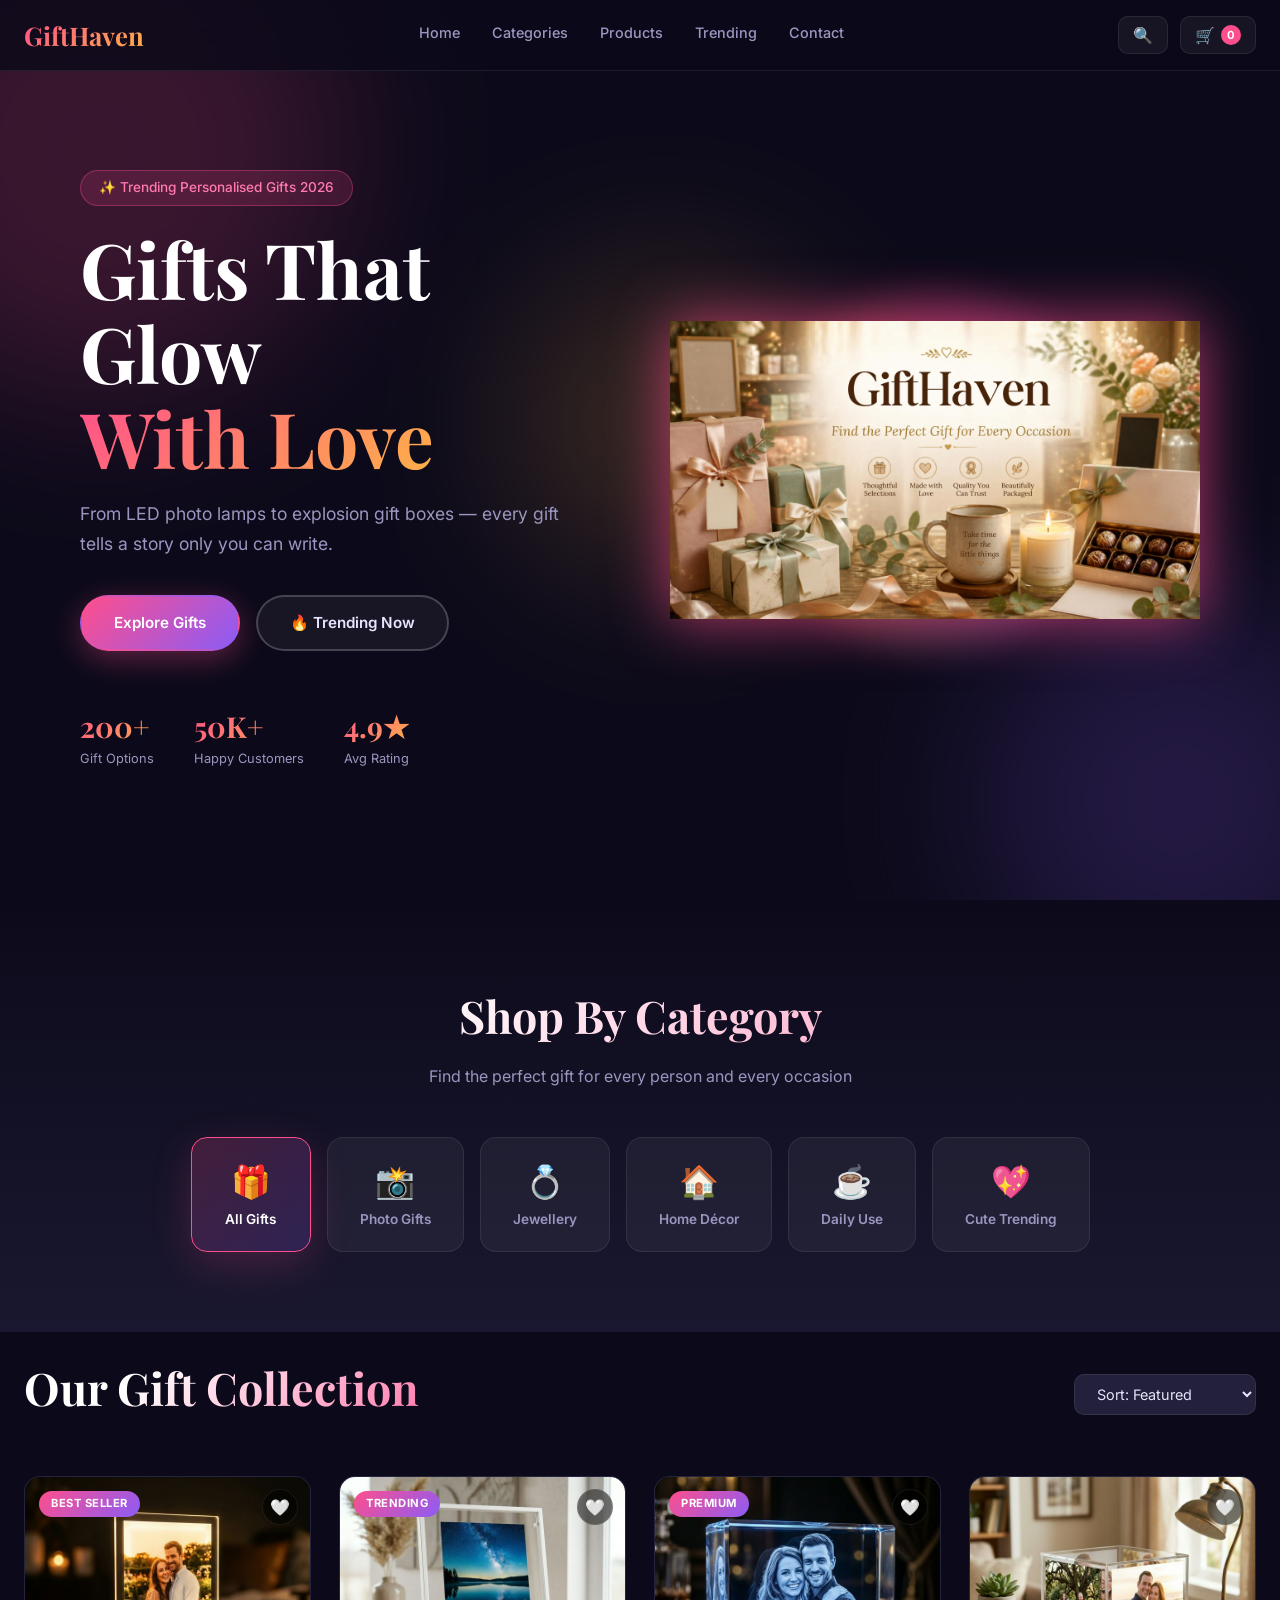
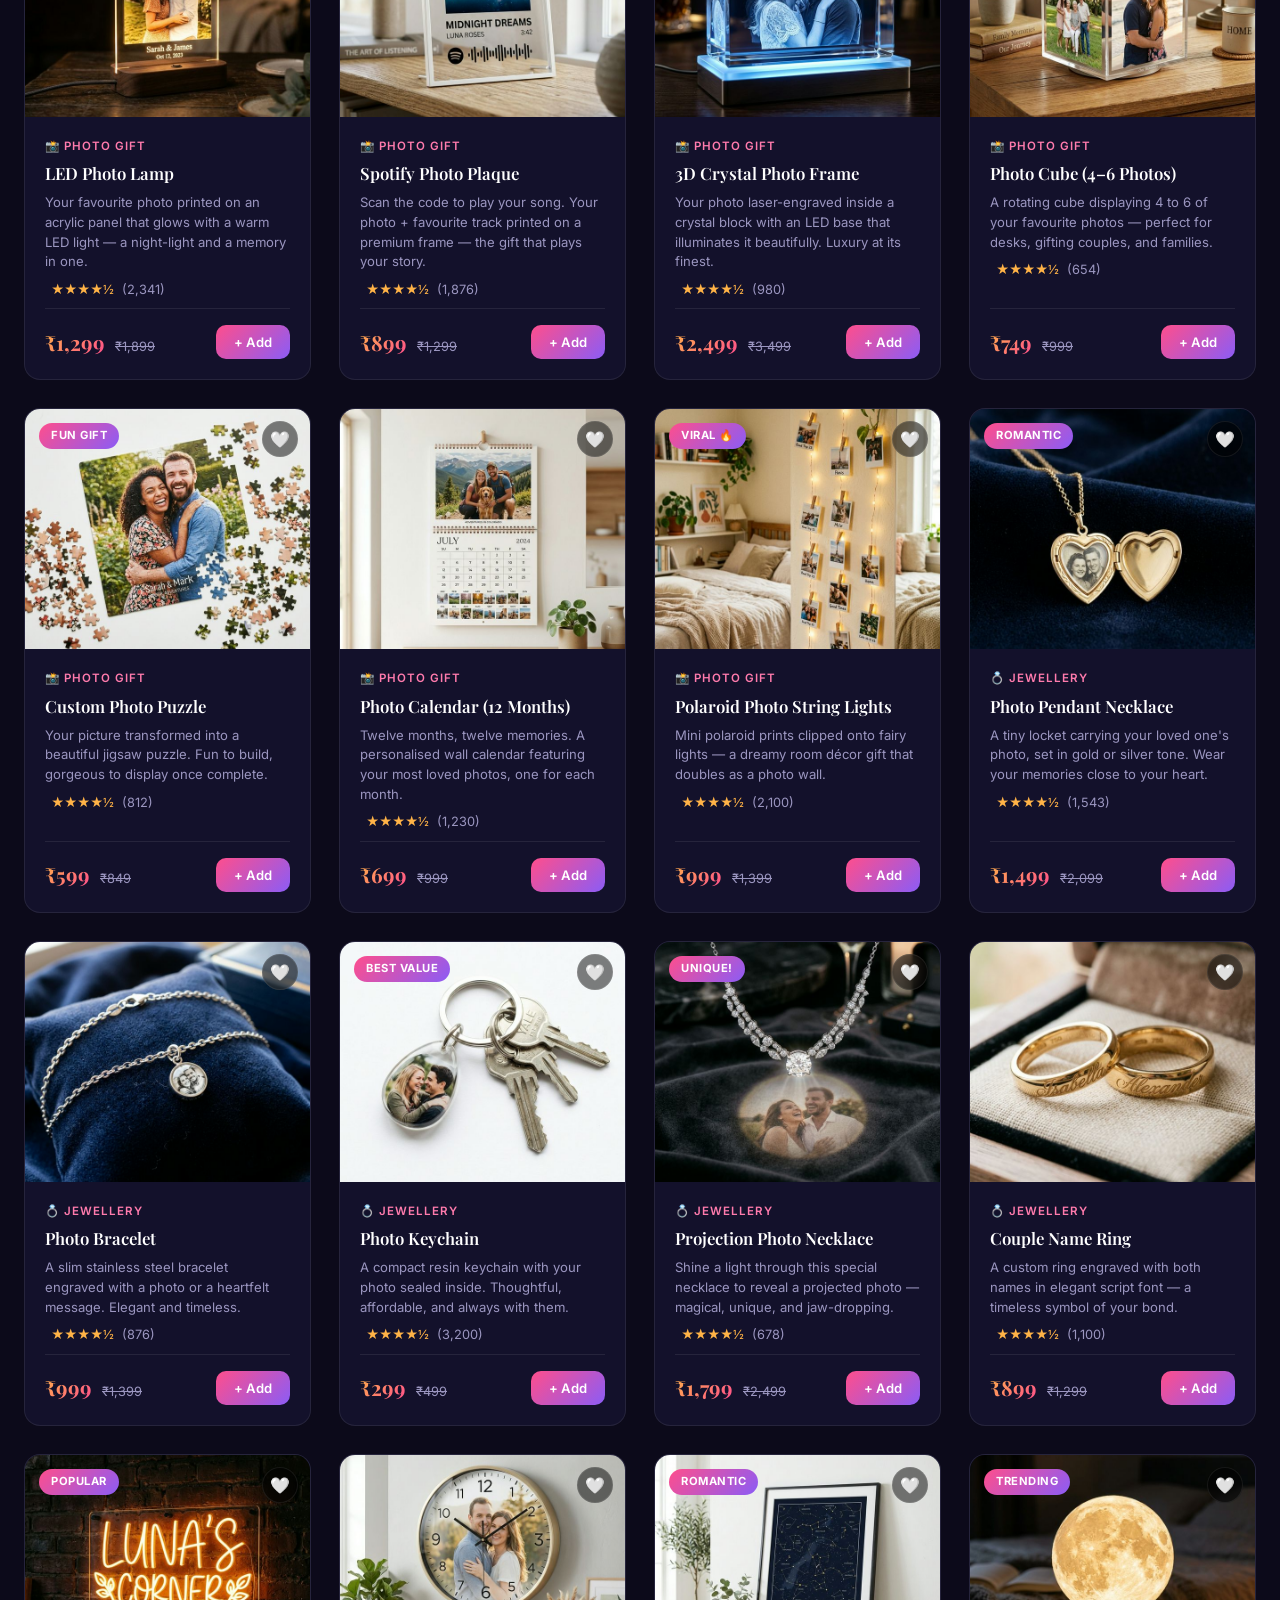
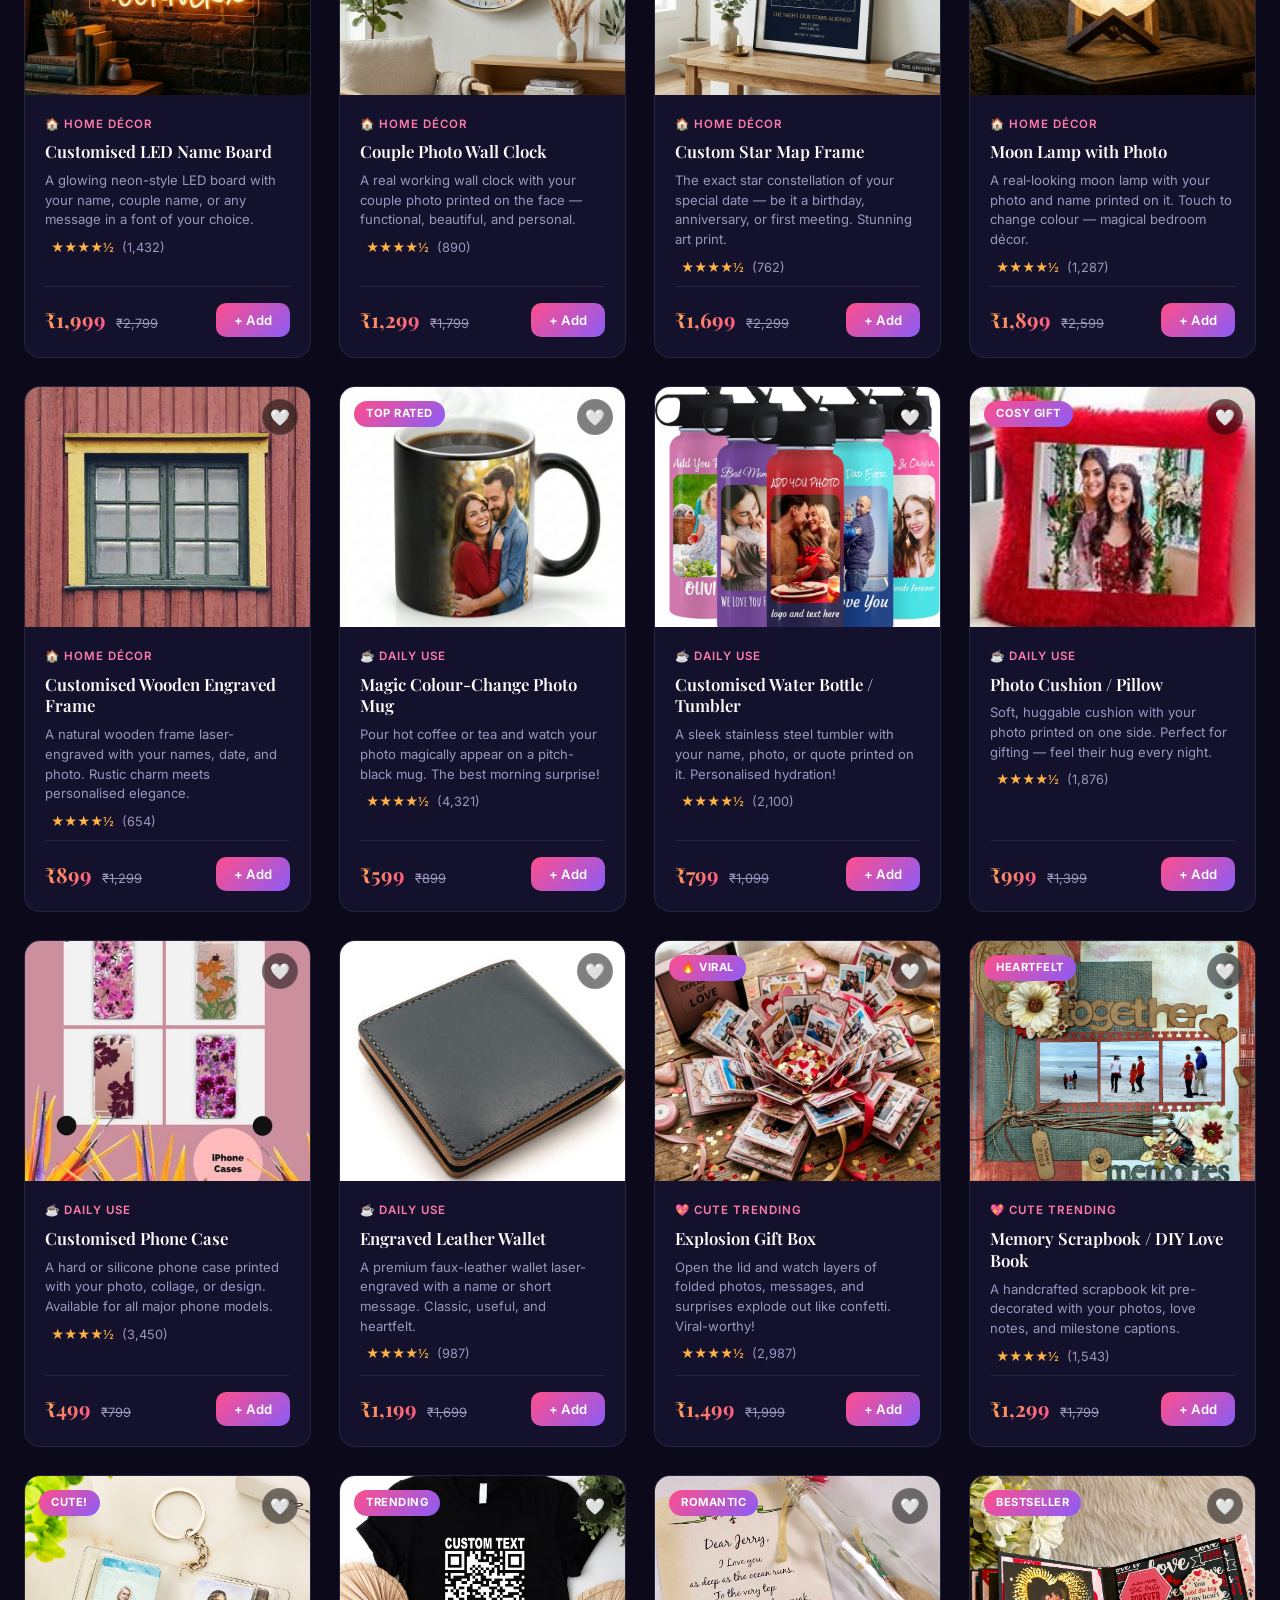
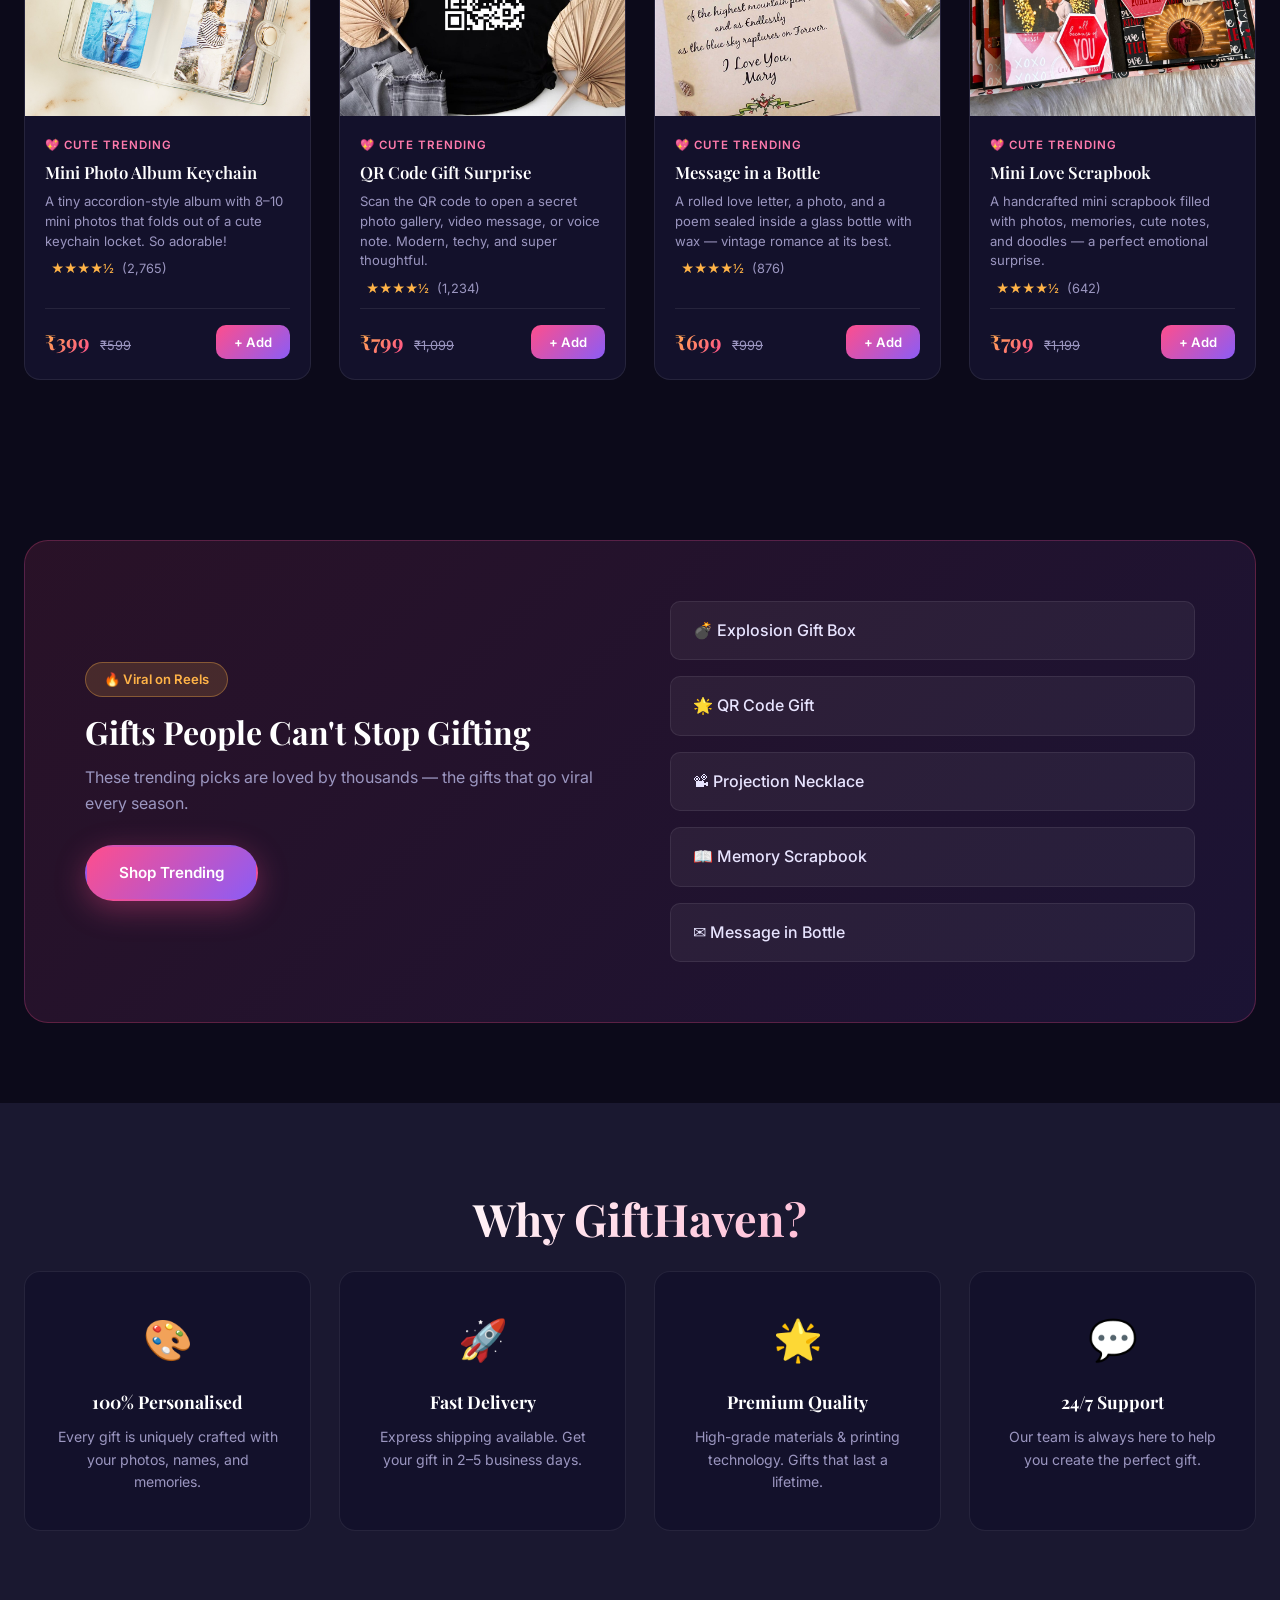
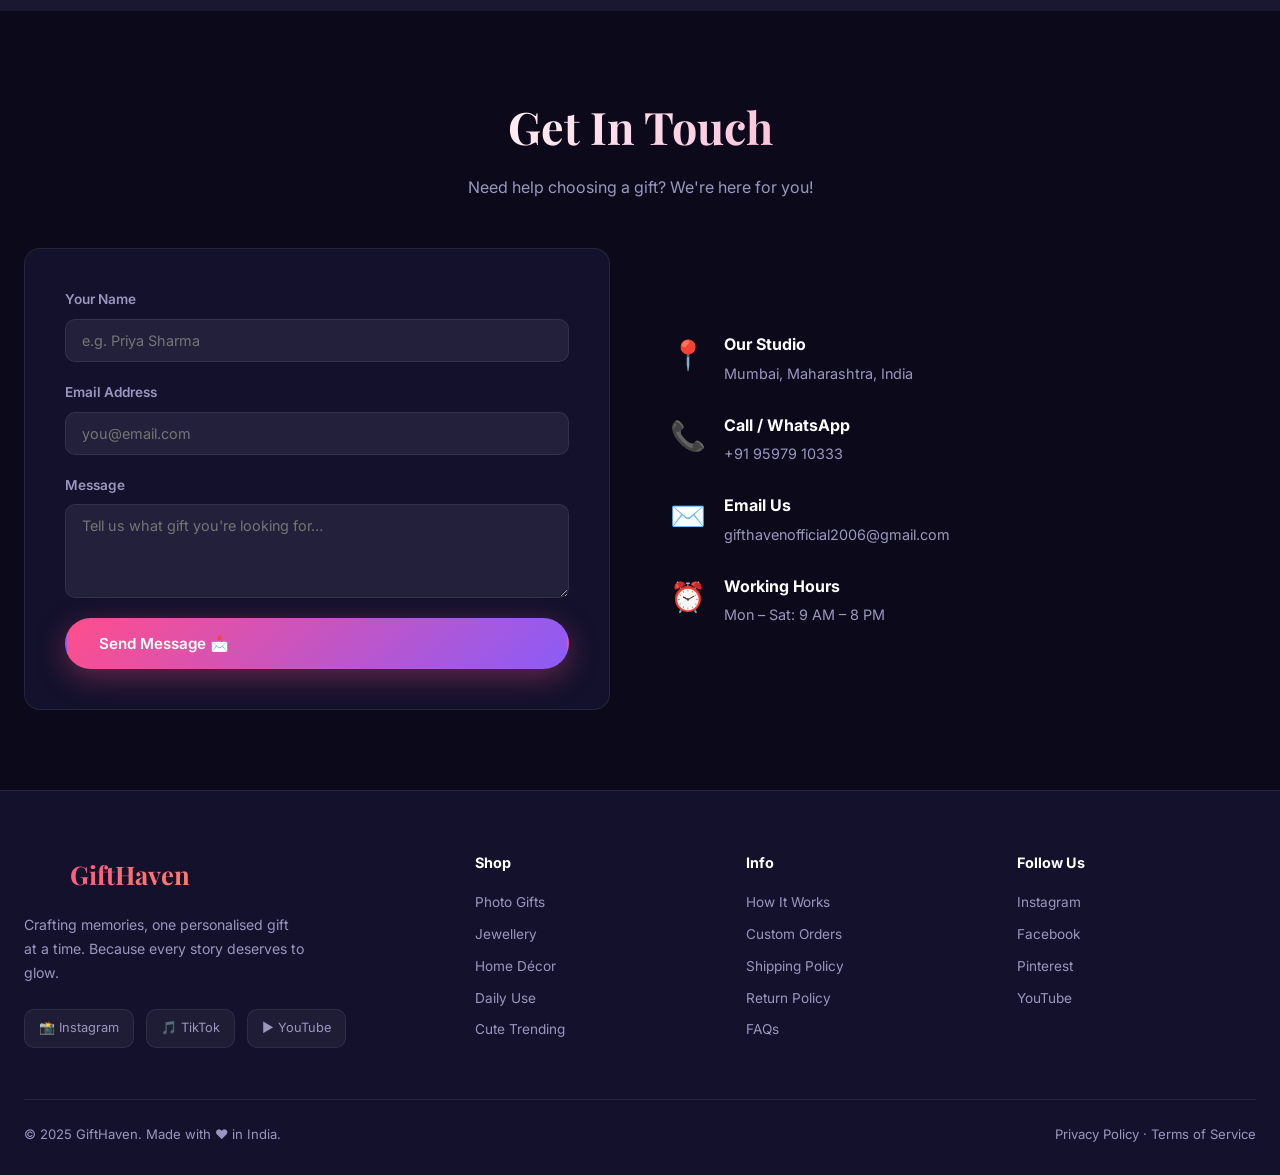
<file: index.html>
<!DOCTYPE html>
<html lang="en">
<head>
  <meta charset="UTF-8" />
  <meta name="viewport" content="width=device-width, initial-scale=1.0" />
  <title>GiftHaven – Personalised Gifts That Tell Your Story</title>
  <meta name="description" content="Shop premium personalised gifts — LED photo lamps, Spotify frames, crystal engravings, jewellery, home décor & more. Perfect for every occasion." />
  <link rel="preconnect" href="https://fonts.googleapis.com" />
  <link rel="preconnect" href="https://fonts.gstatic.com" crossorigin />
  <link href="https://fonts.googleapis.com/css2?family=Playfair+Display:wght@400;600;700&family=Inter:wght@300;400;500;600&display=swap" rel="stylesheet" />
  <link rel="stylesheet" href="style.css" />
  <link rel="icon" type="image/x-icon" href="logo.png">
 <!-- Google tag (gtag.js) -->
<script async src="https://www.googletagmanager.com/gtag/js?id=G-B0LKLYCBTW"></script>
<script>


  window.dataLayer = window.dataLayer || [];
  function gtag(){dataLayer.push(arguments);}
  gtag('js', new Date());

  gtag('config', 'G-B0LKLYCBTW');
</script>
  <meta charset="UTF-8">
  <meta name="viewport" content="width=device-width, initial-scale=1.0">

  <title>GiftHaven – Personalized Gifts That Tell Your Story</title>

  <!-- SEO Meta Tags -->

  <meta name="description" content="GiftHaven offers personalized and unique gifts for birthdays, anniversaries, and special occasions. Create meaningful memories with custom gifts.">

  <meta name="keywords" content="GiftHaven, personalized gifts India, custom gifts, birthday gifts, anniversary gifts, unique gift ideas, custom star map, photo frame gifts, romantic gifts, handmade gifts online">

  <meta name="author" content="GiftHaven">

  <!-- Open Graph (for WhatsApp, Facebook) -->

  <meta property="og:title" content="GiftHaven – Personalized Gifts">
  <meta property="og:description" content="Explore unique and personalized gifts for every occasion.">
  <meta property="og:type" content="website">
  <meta property="og:url" content="https://gift-haven.vercel.app/">
  <meta property="og:image" content="https://gift-haven.vercel.app/preview.jpg">

  <!-- Twitter Card -->

  <meta name="twitter:card" content="summary_large_image">
  <meta name="twitter:title" content="GiftHaven – Personalized Gifts">
  <meta name="twitter:description" content="Discover unique personalized gifts online.">
  <meta name="twitter:image" content="https://gift-haven.vercel.app/preview.jpg">



</head>
<body>

  <!-- ══════════ NAVBAR ══════════ -->
  <header class="navbar" id="navbar">
    <div class="nav-container">
      <a href="#" class="logo">
  <span>GiftHaven</span>
</a>
      <nav class="nav-links" id="navLinks">
        <a href="#home">Home</a>
        <a href="#categories">Categories</a>
        <a href="#products">Products</a>
        <a href="#trending">Trending</a>
        <a href="#contact">Contact</a>
      </nav>
      <div class="nav-actions">
        <button class="search-btn" id="searchBtn" aria-label="Search">🔍</button>
        <button class="cart-btn" id="cartBtn" aria-label="Cart">
          🛒 <span class="cart-count" id="cartCount">0</span>
        </button>
        <button class="hamburger" id="hamburger" aria-label="Menu">☰</button>
      </div>
    </div>
    <!-- Search bar -->
    <div class="search-bar" id="searchBar">
      <input type="text" id="searchInput" placeholder="Search gifts… e.g. Mug, Necklace, Lamp" />
      <button id="searchClose">✕</button>
    </div>
  </header>

  <!-- ══════════ HERO ══════════ -->
  <section class="hero" id="home">
    <div class="hero-bg-orbs">
      <div class="orb orb1"></div>
      <div class="orb orb2"></div>
      <div class="orb orb3"></div>
    </div>
    <div class="hero-content">
      <span class="hero-badge">✨ Trending Personalised Gifts 2026</span>
      <h1 class="hero-title">Gifts That Glow<br /><span class="gradient-text">With Love</span></h1>
      <p class="hero-subtitle">From LED photo lamps to explosion gift boxes — every gift tells a story only you can write.</p>
      <div class="hero-actions">
        <a href="#products" class="btn btn-primary">Explore Gifts</a>
        <a href="#trending" class="btn btn-ghost">🔥 Trending Now</a>
      </div>
      <div class="hero-stats">
        <div class="stat"><span class="stat-num">200+</span><span class="stat-label">Gift Options</span></div>
        <div class="stat"><span class="stat-num">50K+</span><span class="stat-label">Happy Customers</span></div>
        <div class="stat"><span class="stat-num">4.9★</span><span class="stat-label">Avg Rating</span></div>
      </div>
    </div>
    <div class="hero-visual">
      
      <div class="hero-glow-circle"></div>
      <div class="hero-center-emoji">
        <img src="gift.png" alt="">
      </div>
    </div>
  </section>

  <!-- ══════════ CATEGORY PILLS ══════════ -->
  <section class="categories-section" id="categories">
    <div class="container">
      <h2 class="section-title">Shop By Category</h2>
      <p class="section-subtitle">Find the perfect gift for every person and every occasion</p>
      <div class="category-grid">
        <button class="cat-card active" data-category="all">
          <span class="cat-icon">🎁</span>
          <span class="cat-name">All Gifts</span>
        </button>
        <button class="cat-card" data-category="photo">
          <span class="cat-icon">📸</span>
          <span class="cat-name">Photo Gifts</span>
        </button>
        <button class="cat-card" data-category="jewellery">
          <span class="cat-icon">💍</span>
          <span class="cat-name">Jewellery</span>
        </button>
        <button class="cat-card" data-category="home">
          <span class="cat-icon">🏠</span>
          <span class="cat-name">Home Décor</span>
        </button>
        <button class="cat-card" data-category="daily">
          <span class="cat-icon">☕</span>
          <span class="cat-name">Daily Use</span>
        </button>
        <button class="cat-card" data-category="cute">
          <span class="cat-icon">💖</span>
          <span class="cat-name">Cute Trending</span>
        </button>
      </div>
    </div>
  </section>

  <!-- ══════════ PRODUCTS GRID ══════════ -->
  <section class="products-section" id="products">
    <div class="container">
      <div class="products-header">
        <h2 class="section-title">Our Gift Collection</h2>
        <div class="sort-filter">
          <select id="sortSelect">
            <option value="default">Sort: Featured</option>
            <option value="price-low">Price: Low to High</option>
            <option value="price-high">Price: High to Low</option>
            <option value="popular">Most Popular</option>
          </select>
        </div>
      </div>
      <div class="products-grid" id="productsGrid">
        <!-- Products injected by JS -->
      </div>
    </div>
  </section>

  <!-- ══════════ TRENDING BANNER ══════════ -->
  <section class="trending-section" id="trending">
    <div class="container">
      <div class="trending-banner">
        <div class="trending-text">
          <span class="trending-badge">🔥 Viral on Reels</span>
          <h2>Gifts People Can't Stop Gifting</h2>
          <p>These trending picks are loved by thousands — the gifts that go viral every season.</p>
          <a href="#products" class="btn btn-primary" id="showTrending">Shop Trending</a>
        </div>
        <div class="trending-items">
          <div class="trending-item">💣 Explosion Gift Box</div>
          <div class="trending-item">🌟 QR Code Gift</div>
          <div class="trending-item">📽 Projection Necklace</div>
          <div class="trending-item">📖 Memory Scrapbook</div>
          <div class="trending-item">✉ Message in Bottle</div>
        </div>
      </div>
    </div>
  </section>

  <!-- ══════════ WHY US ══════════ -->
  <section class="why-section">
    <div class="container">
      <h2 class="section-title">Why GiftHaven?</h2>
      <div class="why-grid">
        <div class="why-card">
          <span class="why-icon">🎨</span>
          <h3>100% Personalised</h3>
          <p>Every gift is uniquely crafted with your photos, names, and memories.</p>
        </div>
        <div class="why-card">
          <span class="why-icon">🚀</span>
          <h3>Fast Delivery</h3>
          <p>Express shipping available. Get your gift in 2–5 business days.</p>
        </div>
        <div class="why-card">
          <span class="why-icon">🌟</span>
          <h3>Premium Quality</h3>
          <p>High-grade materials & printing technology. Gifts that last a lifetime.</p>
        </div>
        <div class="why-card">
          <span class="why-icon">💬</span>
          <h3>24/7 Support</h3>
          <p>Our team is always here to help you create the perfect gift.</p>
        </div>
      </div>
    </div>
  </section>

  <!-- ══════════ CONTACT ══════════ -->
  <section class="contact-section" id="contact">
    <div class="container">
      <h2 class="section-title">Get In Touch</h2>
      <p class="section-subtitle">Need help choosing a gift? We're here for you!</p>
      <div class="contact-grid">
        <form class="contact-form" id="contactForm">
          <div class="form-group">
            <label>Your Name</label>
            <input type="text" placeholder="e.g. Priya Sharma" required />
          </div>
          <div class="form-group">
            <label>Email Address</label>
            <input type="email" placeholder="you@email.com" required />
          </div>
          <div class="form-group">
            <label>Message</label>
            <textarea rows="4" placeholder="Tell us what gift you're looking for…" required></textarea>
          </div>
          <button type="submit" class="btn btn-primary">Send Message 📩</button>
        </form>
        <div class="contact-info">
          <div class="contact-item">
            <span class="ci-icon">📍</span>
            <div>
              <strong>Our Studio</strong>
              <p>Mumbai, Maharashtra, India</p>
            </div>
          </div>
          <div class="contact-item">
            <span class="ci-icon">📞</span>
            <div>
              <strong>Call / WhatsApp</strong>
              <p>+91 95979 10333</p>
            </div>
          </div>
          <div class="contact-item">
            <span class="ci-icon">✉️</span>
            <div>
              <strong>Email Us</strong>
              <p>gifthavenofficial2006@gmail.com</p>
            </div>
          </div>
          <div class="contact-item">
            <span class="ci-icon">⏰</span>
            <div>
              <strong>Working Hours</strong>
              <p>Mon – Sat: 9 AM – 8 PM</p>
            </div>
          </div>
        </div>
      </div>
    </div>
  </section>

  <!-- ══════════ FOOTER ══════════ -->
  <footer class="footer">
    <div class="container">
      <div class="footer-top">
        <div class="footer-brand">
          <div class="logo"><span class="logo-icon">🎁</span><span>GiftHaven</span></div>
          <p>Crafting memories, one personalised gift at a time. Because every story deserves to glow.</p>
          <div class="social-links">
            <a href="#" class="social-link">📸 Instagram</a>
            <a href="#" class="social-link">🎵 TikTok</a>
            <a href="#" class="social-link">▶ YouTube</a>
          </div>
        </div>
        <div class="footer-links">
          <div class="fl-col">
            <h4>Shop</h4>
            <a href="#" data-cat="photo">Photo Gifts</a>
            <a href="#" data-cat="jewellery">Jewellery</a>
            <a href="#" data-cat="home">Home Décor</a>
            <a href="#" data-cat="daily">Daily Use</a>
            <a href="#" data-cat="cute">Cute Trending</a>
          </div>
          <div class="fl-col">
            <h4>Info</h4>
            <a href="#">How It Works</a>
            <a href="#">Custom Orders</a>
            <a href="#">Shipping Policy</a>
            <a href="#">Return Policy</a>
            <a href="#">FAQs</a>
          </div>
          <div class="fl-col">
            <h4>Follow Us</h4>
            <a href="#">Instagram</a>
            <a href="#">Facebook</a>
            <a href="#">Pinterest</a>
            <a href="#">YouTube</a>
          </div>
        </div>
      </div>
      <div class="footer-bottom">
        <p>© 2025 GiftHaven. Made with ❤️ in India.</p>
        <p>Privacy Policy · Terms of Service</p>
      </div>
    </div>
  </footer>

  <!-- ══════════ CART SIDEBAR ══════════ -->
  <div class="cart-overlay" id="cartOverlay"></div>
  <aside class="cart-sidebar" id="cartSidebar">
    <div class="cart-header">
      <h3>🛒 Your Cart</h3>
      <button class="close-cart" id="closeCart">✕</button>
    </div>
    <div class="cart-items" id="cartItems">
      <div class="cart-empty" id="cartEmpty">
        <span>🎁</span>
        <p>Your cart is empty</p>
        <small>Start adding beautiful gifts!</small>
      </div>
    </div>
    <div class="cart-footer" id="cartFooter">
      <div class="cart-total">
        <span>Total:</span>
        <strong id="cartTotal">₹0</strong>
      </div>
      <button class="btn btn-primary full-width" id="checkoutBtn">Proceed to Checkout →</button>
    </div>
  </aside>

  <!-- ══════════ PRODUCT MODAL ══════════ -->
  <div class="modal-overlay" id="modalOverlay">
    <div class="product-modal" id="productModal">
      <button class="modal-close" id="modalClose">✕</button>
      <div class="modal-content" id="modalContent">
        <!-- Injected by JS -->
      </div>
    </div>
  </div>

  <!-- Toast -->
  <div class="toast" id="toast"></div>

  <script src="script.js"></script>
</body>
</html>
</file>
<file: style.css>
/* ═══════════════════════════════════════════
   GiftHaven – Premium Gift Shopping Website
   CSS Design System
═══════════════════════════════════════════ */

/* ── Google Fonts fallback import ── */
@import url('https://fonts.googleapis.com/css2?family=Playfair+Display:wght@400;600;700&family=Inter:wght@300;400;500;600&display=swap');

/* ── Custom Properties ── */
:root {
  --rose:       #FF4E8C;
  --rose-light: #FF7BAD;
  --gold:       #FFB347;
  --gold-light: #FFD580;
  --purple:     #8B5CF6;
  --purple-dark:#6D28D9;
  --dark:       #0C0A1A;
  --dark-card:  #13112B;
  --dark-2:     #1A1830;
  --dark-3:     #22203A;
  --text:       #E8E4FF;
  --text-muted: #9B96C0;
  --border:     rgba(255,255,255,0.08);
  --glass:      rgba(255,255,255,0.05);
  --glass-hover:rgba(255,255,255,0.10);
  --shadow:     0 20px 60px rgba(0,0,0,0.5);
  --glow-rose:  0 0 40px rgba(255,78,140,0.3);
  --glow-gold:  0 0 40px rgba(255,179,71,0.25);
  --radius:     16px;
  --radius-sm:  10px;
  --transition: 0.35s cubic-bezier(0.4, 0, 0.2, 1);
  --font-body:  'Inter', sans-serif;
  --font-head:  'Playfair Display', serif;
}

/* ── Reset ── */
*, *::before, *::after { box-sizing: border-box; margin: 0; padding: 0; }
html { scroll-behavior: smooth; }
body {
  font-family: var(--font-body);
  background: var(--dark);
  color: var(--text);
  overflow-x: hidden;
  line-height: 1.6;
}
a { text-decoration: none; color: inherit; }
img { max-width: 100%; display: block; }
button { cursor: pointer; border: none; background: none; font-family: var(--font-body); }

/* ── Scrollbar ── */
::-webkit-scrollbar { width: 6px; }
::-webkit-scrollbar-track { background: var(--dark); }
::-webkit-scrollbar-thumb { background: var(--purple); border-radius: 99px; }

/* ── Utilities ── */
.container { max-width: 1300px; margin: 0 auto; padding: 0 24px; }
.section-title {
  font-family: var(--font-head);
  font-size: clamp(1.8rem, 4vw, 2.8rem);
  font-weight: 700;
  text-align: center;
  background: linear-gradient(135deg, #fff 30%, var(--rose-light));
  -webkit-background-clip: text;
  -webkit-text-fill-color: transparent;
  background-clip: text;
  margin-bottom: 12px;
}
.section-subtitle {
  text-align: center;
  color: var(--text-muted);
  font-size: 1rem;
  margin-bottom: 48px;
}
.gradient-text {
  background: linear-gradient(135deg, var(--rose), var(--gold));
  -webkit-background-clip: text; -webkit-text-fill-color: transparent; background-clip: text;
}

/* ── Buttons ── */
.btn {
  display: inline-flex; align-items: center; gap: 8px;
  padding: 14px 32px; border-radius: 50px;
  font-size: 0.95rem; font-weight: 600;
  transition: var(--transition); border: 2px solid transparent;
}
.btn-primary {
  background: linear-gradient(135deg, var(--rose), var(--purple));
  color: #fff;
  box-shadow: 0 8px 30px rgba(255,78,140,0.35);
}
.btn-primary:hover {
  transform: translateY(-3px);
  box-shadow: 0 14px 40px rgba(255,78,140,0.5);
}
.btn-ghost {
  border-color: rgba(255,255,255,0.2);
  color: var(--text);
  backdrop-filter: blur(10px);
  background: var(--glass);
}
.btn-ghost:hover { background: var(--glass-hover); border-color: var(--rose); }
.full-width { width: 100%; justify-content: center; }

/* ═══════════════ NAVBAR ═══════════════ */
.navbar {
  position: fixed; top: 0; left: 0; right: 0; z-index: 1000;
  background: rgba(12,10,26,0.85);
  backdrop-filter: blur(24px);
  border-bottom: 1px solid var(--border);
  transition: var(--transition);
}
.navbar.scrolled { background: rgba(12,10,26,0.98); }
.nav-container {
  display: flex; align-items: center; justify-content: space-between;
  max-width: 1300px; margin: 0 auto; padding: 0 24px; height: 70px;
}
.logo {
  display: flex; align-items: center; gap: 10px;
  font-family: var(--font-head); font-size: 1.6rem; font-weight: 700;
  background: linear-gradient(135deg, var(--rose), var(--gold));
  -webkit-background-clip: text; -webkit-text-fill-color: transparent; background-clip: text;
}
.logo-icon { font-size: 1.8rem; filter: drop-shadow(0 0 8px rgba(255,78,140,0.6)); }
.nav-links { display: flex; gap: 32px; }
.nav-links a {
  font-size: 0.9rem; font-weight: 500; color: var(--text-muted);
  transition: var(--transition); position: relative; padding-bottom: 4px;
}
.nav-links a::after {
  content: ''; position: absolute; bottom: 0; left: 0; width: 0; height: 2px;
  background: linear-gradient(135deg, var(--rose), var(--gold));
  transition: var(--transition);
}
.nav-links a:hover { color: #fff; }
.nav-links a:hover::after { width: 100%; }
.nav-actions { display: flex; align-items: center; gap: 12px; }
.search-btn, .cart-btn, .hamburger {
  background: var(--glass); border: 1px solid var(--border);
  color: var(--text); padding: 8px 14px; border-radius: var(--radius-sm);
  font-size: 1rem; transition: var(--transition);
}
.search-btn:hover, .cart-btn:hover { background: var(--glass-hover); border-color: var(--rose); }
.cart-btn { position: relative; display: flex; align-items: center; gap: 6px; }
.cart-count {
  background: var(--rose); color: #fff; border-radius: 50%;
  width: 20px; height: 20px; display: flex; align-items: center; justify-content: center;
  font-size: 0.7rem; font-weight: 700;
}
.hamburger { display: none; font-size: 1.3rem; }

/* Search Bar */
.search-bar {
  display: none; padding: 12px 24px;
  border-top: 1px solid var(--border);
  background: var(--dark-2);
}
.search-bar.show { display: flex; gap: 12px; align-items: center; }
.search-bar input {
  flex: 1; background: var(--dark-3); border: 1px solid var(--border);
  color: var(--text); padding: 10px 18px; border-radius: var(--radius-sm);
  font-size: 0.95rem; outline: none; font-family: var(--font-body);
}
.search-bar input:focus { border-color: var(--rose); }
#searchClose {
  background: var(--glass); border: 1px solid var(--border); color: var(--text);
  width: 38px; height: 38px; border-radius: var(--radius-sm); font-size: 1rem;
}

/* ═══════════════ HERO ═══════════════ */
.hero {
  min-height: 100vh; display: grid;
  grid-template-columns: 1fr 1fr;
  align-items: center; gap: 60px;
  padding: 120px 80px 80px;
  position: relative; overflow: hidden;
}
.hero-bg-orbs { position: absolute; inset: 0; pointer-events: none; }
.orb {
  position: absolute; border-radius: 50%;
  filter: blur(80px); opacity: 0.18;
  animation: float 8s ease-in-out infinite;
}
.orb1 {
  width: 500px; height: 500px;
  background: var(--rose); top: -100px; left: -150px;
  animation-delay: 0s;
}
.orb2 {
  width: 400px; height: 400px;
  background: var(--purple); bottom: -100px; right: -100px;
  animation-delay: -3s;
}
.orb3 {
  width: 300px; height: 300px;
  background: var(--gold); top: 30%; left: 40%;
  animation-delay: -6s;
}
@keyframes float {
  0%, 100% { transform: translate(0, 0) scale(1); }
  33%       { transform: translate(20px, -30px) scale(1.05); }
  66%       { transform: translate(-15px, 20px) scale(0.95); }
}
.hero-content { position: relative; z-index: 1; }
.hero-badge {
  display: inline-block; background: rgba(255,78,140,0.15);
  border: 1px solid rgba(255,78,140,0.35); border-radius: 50px;
  padding: 6px 18px; font-size: 0.85rem; color: var(--rose-light);
  margin-bottom: 20px; font-weight: 500;
}
.hero-title {
  font-family: var(--font-head);
  font-size: clamp(2.8rem, 6vw, 4.8rem);
  font-weight: 700; line-height: 1.1;
  margin-bottom: 20px; color: #fff;
}
.hero-subtitle {
  font-size: 1.1rem; color: var(--text-muted);
  margin-bottom: 36px; max-width: 500px; line-height: 1.7;
}
.hero-actions { display: flex; gap: 16px; flex-wrap: wrap; margin-bottom: 52px; }
.hero-stats { display: flex; gap: 40px; }
.stat { display: flex; flex-direction: column; }
.stat-num {
  font-family: var(--font-head);
  font-size: 1.8rem; font-weight: 700;
  background: linear-gradient(135deg, var(--rose), var(--gold));
  -webkit-background-clip: text; -webkit-text-fill-color: transparent; background-clip: text;
}
.stat-label { font-size: 0.8rem; color: var(--text-muted); }

/* Hero Visual */
.hero-visual {
  position: relative; display: flex; align-items: center; justify-content: center;
  height: 500px; z-index: 1;
}
.hero-glow-circle {
  width: 350px; height: 350px; border-radius: 50%;
  background: conic-gradient(from 0deg, var(--rose), var(--purple), var(--gold), var(--rose));
  animation: spin 12s linear infinite;
  opacity: 0.25; filter: blur(20px);
}
@keyframes spin { to { transform: rotate(360deg); } }
.hero-center-emoji {
  position: absolute; font-size: 5rem;
  filter: drop-shadow(0 0 30px rgba(255,78,140,0.7));
  animation: pulse-emoji 3s ease-in-out infinite;
}
@keyframes pulse-emoji {
  0%, 100% { transform: scale(1) rotate(-5deg); }
  50%       { transform: scale(1.1) rotate(5deg); }
}
.float-card {
  position: absolute;
  background: rgba(255,255,255,0.07);
  backdrop-filter: blur(20px); border: 1px solid rgba(255,255,255,0.15);
  border-radius: var(--radius); padding: 10px 18px;
  font-size: 0.85rem; font-weight: 600; color: #fff;
  animation: card-float 4s ease-in-out infinite;
  white-space: nowrap;
}
.card-top-left    { top: 60px; left: 0; animation-delay: 0s; }
.card-top-right   { top: 60px; right: 0; animation-delay: -1s; }
.card-bottom-left { bottom: 60px; left: 0; animation-delay: -2s; }
.card-bottom-right{ bottom: 60px; right: 0; animation-delay: -3s; }
@keyframes card-float {
  0%, 100% { transform: translateY(0); }
  50%       { transform: translateY(-12px); }
}

/* ═══════════════ CATEGORIES ═══════════════ */
.categories-section {
  padding: 80px 0;
  background: linear-gradient(180deg, var(--dark) 0%, var(--dark-2) 100%);
}
.category-grid {
  display: flex; gap: 16px; flex-wrap: wrap; justify-content: center;
}
.cat-card {
  display: flex; flex-direction: column; align-items: center; gap: 10px;
  padding: 24px 32px; border-radius: var(--radius);
  background: var(--glass); border: 1px solid var(--border);
  color: var(--text-muted); transition: var(--transition);
  min-width: 120px;
}
.cat-card:hover, .cat-card.active {
  background: linear-gradient(135deg, rgba(255,78,140,0.2), rgba(139,92,246,0.2));
  border-color: var(--rose); color: #fff;
  transform: translateY(-4px);
  box-shadow: 0 12px 40px rgba(255,78,140,0.2);
}
.cat-icon { font-size: 2rem; }
.cat-name { font-size: 0.85rem; font-weight: 600; }

/* ═══════════════ PRODUCTS ═══════════════ */
.products-section { padding: 20px 0 80px; }
.products-header {
  display: flex; align-items: center; justify-content: space-between;
  margin-bottom: 40px; flex-wrap: wrap; gap: 16px;
}
#sortSelect {
  background: var(--dark-3); border: 1px solid var(--border);
  color: var(--text); padding: 10px 18px; border-radius: var(--radius-sm);
  font-size: 0.9rem; outline: none; cursor: pointer; font-family: var(--font-body);
}
.products-grid {
  display: grid;
  grid-template-columns: repeat(auto-fill, minmax(280px, 1fr));
  gap: 28px;
}

/* Product Card */
.product-card {
  background: var(--dark-card);
  border: 1px solid var(--border); border-radius: var(--radius);
  overflow: hidden; transition: var(--transition);
  position: relative; display: flex; flex-direction: column;
  cursor: pointer;
}
.product-card:hover {
  transform: translateY(-8px);
  border-color: rgba(255,78,140,0.4);
  box-shadow: 0 20px 60px rgba(0,0,0,0.4), 0 0 0 1px rgba(255,78,140,0.1);
}
.product-img-wrap {
  position: relative; overflow: hidden;
  height: 240px; background: var(--dark-3);
}
.product-img-wrap img {
  width: 100%; height: 100%; object-fit: cover;
  transition: transform 0.5s ease;
}
.product-card:hover .product-img-wrap img { transform: scale(1.08); }
.product-img-placeholder {
  width: 100%; height: 100%;
  display: flex; align-items: center; justify-content: center;
  font-size: 5rem;
  background: linear-gradient(135deg, var(--dark-3), var(--dark-2));
}
.product-badge {
  position: absolute; top: 14px; left: 14px;
  background: linear-gradient(135deg, var(--rose), var(--purple));
  color: #fff; font-size: 0.7rem; font-weight: 700;
  padding: 4px 12px; border-radius: 50px;
  text-transform: uppercase; letter-spacing: 0.5px;
}
.product-wishlist {
  position: absolute; top: 12px; right: 12px;
  background: rgba(0,0,0,0.5); backdrop-filter: blur(10px);
  border: 1px solid var(--border); border-radius: 50%;
  width: 36px; height: 36px; display: flex; align-items: center; justify-content: center;
  font-size: 1rem; transition: var(--transition);
}
.product-wishlist:hover, .product-wishlist.loved {
  background: rgba(255,78,140,0.3); border-color: var(--rose);
}
.product-info { padding: 20px; flex: 1; display: flex; flex-direction: column; gap: 8px; }
.product-cat {
  font-size: 0.72rem; font-weight: 600; color: var(--rose-light);
  text-transform: uppercase; letter-spacing: 1px;
}
.product-name {
  font-family: var(--font-head); font-size: 1.05rem; font-weight: 600; color: #fff;
  line-height: 1.3;
}
.product-desc { font-size: 0.82rem; color: var(--text-muted); line-height: 1.5; }
.product-stars {
  display: flex; gap: 2px; align-items: center;
  font-size: 0.8rem; color: var(--gold);
}
.product-stars span { color: var(--text-muted); margin-left: 6px; }
.product-footer {
  display: flex; align-items: center; justify-content: space-between;
  margin-top: auto; padding-top: 16px;
  border-top: 1px solid var(--border);
}
.product-price {
  font-family: var(--font-head); font-size: 1.3rem; font-weight: 700;
  background: linear-gradient(135deg, var(--gold), var(--rose));
  -webkit-background-clip: text; -webkit-text-fill-color: transparent; background-clip: text;
}
.product-old-price {
  font-size: 0.8rem; color: var(--text-muted); text-decoration: line-through; margin-left: 6px;
}
.add-to-cart {
  background: linear-gradient(135deg, var(--rose), var(--purple));
  color: #fff; padding: 9px 18px; border-radius: var(--radius-sm);
  font-size: 0.82rem; font-weight: 600; transition: var(--transition);
}
.add-to-cart:hover {
  transform: scale(1.05);
  box-shadow: 0 8px 20px rgba(255,78,140,0.45);
}

/* ═══════════════ TRENDING ═══════════════ */
.trending-section { padding: 80px 0; }
.trending-banner {
  background: linear-gradient(135deg, rgba(255,78,140,0.12), rgba(139,92,246,0.12));
  border: 1px solid rgba(255,78,140,0.25);
  border-radius: 24px; padding: 60px;
  display: grid; grid-template-columns: 1fr 1fr; gap: 60px; align-items: center;
}
.trending-badge {
  display: inline-block; background: rgba(255,179,71,0.15);
  border: 1px solid rgba(255,179,71,0.35); border-radius: 50px;
  padding: 6px 18px; font-size: 0.82rem; color: var(--gold);
  margin-bottom: 16px; font-weight: 600;
}
.trending-text h2 {
  font-family: var(--font-head); font-size: 2rem; font-weight: 700; color: #fff;
  margin-bottom: 14px; line-height: 1.2;
}
.trending-text p { color: var(--text-muted); margin-bottom: 28px; }
.trending-items { display: flex; flex-direction: column; gap: 16px; }
.trending-item {
  background: var(--glass); border: 1px solid var(--border);
  border-radius: var(--radius-sm); padding: 16px 22px;
  font-weight: 500; transition: var(--transition);
}
.trending-item:hover {
  background: var(--glass-hover); border-color: var(--rose);
  transform: translateX(6px);
}

/* ═══════════════ WHY US ═══════════════ */
.why-section { padding: 80px 0; background: var(--dark-2); }
.why-grid {
  display: grid; grid-template-columns: repeat(auto-fit, minmax(220px, 1fr)); gap: 28px;
  margin-top: 16px;
}
.why-card {
  background: var(--dark-card); border: 1px solid var(--border); border-radius: var(--radius);
  padding: 36px 28px; text-align: center; transition: var(--transition);
}
.why-card:hover {
  border-color: var(--rose);
  transform: translateY(-6px);
  box-shadow: var(--glow-rose);
}
.why-icon { font-size: 2.5rem; display: block; margin-bottom: 16px; }
.why-card h3 { font-family: var(--font-head); font-size: 1.1rem; color: #fff; margin-bottom: 10px; }
.why-card p { color: var(--text-muted); font-size: 0.88rem; line-height: 1.6; }

/* ═══════════════ CONTACT ═══════════════ */
.contact-section { padding: 80px 0; }
.contact-grid { display: grid; grid-template-columns: 1fr 1fr; gap: 60px; }
.contact-form {
  background: var(--dark-card); border: 1px solid var(--border);
  border-radius: var(--radius); padding: 40px; display: flex; flex-direction: column; gap: 20px;
}
.form-group { display: flex; flex-direction: column; gap: 8px; }
.form-group label { font-size: 0.85rem; font-weight: 600; color: var(--text-muted); }
.form-group input, .form-group textarea {
  background: var(--dark-3); border: 1px solid var(--border);
  color: var(--text); padding: 12px 16px; border-radius: var(--radius-sm);
  font-size: 0.9rem; outline: none; font-family: var(--font-body);
  transition: var(--transition); resize: vertical;
}
.form-group input:focus, .form-group textarea:focus { border-color: var(--rose); }
.contact-info { display: flex; flex-direction: column; gap: 28px; justify-content: center; }
.contact-item { display: flex; gap: 18px; align-items: flex-start; }
.ci-icon { font-size: 1.8rem; flex-shrink: 0; }
.contact-item strong { display: block; color: #fff; margin-bottom: 4px; }
.contact-item p { color: var(--text-muted); font-size: 0.9rem; }

/* ═══════════════ FOOTER ═══════════════ */
.footer { background: var(--dark-card); border-top: 1px solid var(--border); padding: 60px 0 30px; }
.footer-top { display: grid; grid-template-columns: 1fr 2fr; gap: 60px; margin-bottom: 48px; }
.footer-brand p { color: var(--text-muted); font-size: 0.88rem; margin: 16px 0 24px; max-width: 280px; line-height: 1.7; }
.social-links { display: flex; gap: 12px; flex-wrap: wrap; }
.social-link {
  background: var(--glass); border: 1px solid var(--border);
  border-radius: var(--radius-sm); padding: 8px 14px; font-size: 0.8rem;
  color: var(--text-muted); transition: var(--transition);
}
.social-link:hover { border-color: var(--rose); color: #fff; }
.footer-links { display: grid; grid-template-columns: repeat(3, 1fr); gap: 32px; }
.fl-col h4 { font-size: 0.9rem; font-weight: 700; color: #fff; margin-bottom: 18px; }
.fl-col a { display: block; color: var(--text-muted); font-size: 0.85rem; margin-bottom: 10px; transition: var(--transition); }
.fl-col a:hover { color: var(--rose-light); }
.footer-bottom {
  border-top: 1px solid var(--border); padding-top: 24px;
  display: flex; justify-content: space-between; flex-wrap: wrap; gap: 12px;
  color: var(--text-muted); font-size: 0.82rem;
}

/* ═══════════════ CART SIDEBAR ═══════════════ */
.cart-overlay {
  position: fixed; inset: 0; z-index: 1998; background: rgba(0,0,0,0.6);
  backdrop-filter: blur(4px); opacity: 0; pointer-events: none; transition: var(--transition);
}
.cart-overlay.show { opacity: 1; pointer-events: all; }
.cart-sidebar {
  position: fixed; top: 0; right: -420px; width: 400px; max-width: 100vw;
  height: 100%; z-index: 1999; background: var(--dark-2);
  border-left: 1px solid var(--border);
  display: flex; flex-direction: column;
  transition: right 0.4s cubic-bezier(0.4, 0, 0.2, 1);
}
.cart-sidebar.open { right: 0; }
.cart-header {
  display: flex; align-items: center; justify-content: space-between;
  padding: 24px; border-bottom: 1px solid var(--border);
}
.cart-header h3 { font-family: var(--font-head); font-size: 1.2rem; color: #fff; }
.close-cart {
  background: var(--glass); border: 1px solid var(--border); color: var(--text);
  width: 36px; height: 36px; border-radius: var(--radius-sm); font-size: 1rem;
}
.cart-items { flex: 1; overflow-y: auto; padding: 20px; display: flex; flex-direction: column; gap: 16px; }
.cart-empty { display: flex; flex-direction: column; align-items: center; justify-content: center; height: 100%; gap: 12px; }
.cart-empty span { font-size: 3rem; }
.cart-empty p { color: var(--text); font-weight: 600; }
.cart-empty small { color: var(--text-muted); }
.cart-item {
  display: flex; gap: 14px; background: var(--dark-3);
  border: 1px solid var(--border); border-radius: var(--radius-sm); padding: 14px;
  animation: slideIn 0.3s ease;
}
@keyframes slideIn { from { opacity: 0; transform: translateX(20px); } to { opacity: 1; transform: translateX(0); } }
.cart-item-icon { font-size: 2.2rem; flex-shrink: 0; }
.cart-item-info { flex: 1; }
.cart-item-info h4 { font-size: 0.88rem; font-weight: 600; color: #fff; margin-bottom: 4px; }
.cart-item-price { font-size: 0.85rem; color: var(--gold); font-weight: 600; }
.cart-item-qty {
  display: flex; align-items: center; gap: 10px; margin-top: 8px;
}
.qty-btn {
  background: var(--glass); border: 1px solid var(--border); color: var(--text);
  width: 28px; height: 28px; border-radius: 6px; font-size: 1rem; display: flex;
  align-items: center; justify-content: center;
}
.qty-btn:hover { border-color: var(--rose); }
.qty-num { font-size: 0.9rem; font-weight: 600; min-width: 20px; text-align: center; }
.remove-item { color: var(--text-muted); font-size: 0.8rem; cursor: pointer; }
.remove-item:hover { color: var(--rose); }
.cart-footer { padding: 20px; border-top: 1px solid var(--border); }
.cart-total { display: flex; justify-content: space-between; align-items: center; margin-bottom: 16px; }
.cart-total span { color: var(--text-muted); }
.cart-total strong { font-family: var(--font-head); font-size: 1.4rem; color: var(--gold); }

/* ═══════════════ MODAL ═══════════════ */
.modal-overlay {
  position: fixed; inset: 0; z-index: 2000; background: rgba(0,0,0,0.8);
  backdrop-filter: blur(8px); display: none; align-items: center; justify-content: center;
  padding: 20px;
}
.modal-overlay.show { display: flex; }
.product-modal {
  background: var(--dark-2); border: 1px solid var(--border);
  border-radius: 24px; max-width: 700px; width: 100%; max-height: 90vh; overflow-y: auto;
  position: relative; animation: fadeUp 0.35s ease;
}
@keyframes fadeUp { from { opacity: 0; transform: translateY(30px); } to { opacity: 1; transform: translateY(0); } }
.modal-close {
  position: sticky; top: 16px; float: right; margin: 16px;
  background: var(--glass); border: 1px solid var(--border); color: var(--text);
  width: 38px; height: 38px; border-radius: 50%; font-size: 1rem; z-index: 10;
}
.modal-img { width: 100%; height: 300px; object-fit: cover; border-radius: 20px 20px 0 0; }
.modal-img-placeholder {
  height: 300px; display: flex; align-items: center; justify-content: center; font-size: 7rem;
  background: linear-gradient(135deg, var(--dark-3), var(--dark));
  border-radius: 20px 20px 0 0;
}
.modal-body { padding: 32px; }
.modal-category { font-size: 0.75rem; font-weight: 700; color: var(--rose-light); text-transform: uppercase; letter-spacing: 1px; }
.modal-name { font-family: var(--font-head); font-size: 1.6rem; font-weight: 700; color: #fff; margin: 8px 0; }
.modal-desc { color: var(--text-muted); font-size: 0.92rem; line-height: 1.7; margin-bottom: 20px; }
.modal-price-row { display: flex; align-items: center; gap: 16px; margin-bottom: 28px; }
.modal-price { font-family: var(--font-head); font-size: 2rem; font-weight: 700; color: var(--gold); }
.modal-old { font-size: 1rem; color: var(--text-muted); text-decoration: line-through; }
.modal-saving { background: rgba(255,179,71,0.15); border: 1px solid rgba(255,179,71,0.3); color: var(--gold); padding: 4px 12px; border-radius: 50px; font-size: 0.78rem; font-weight: 700; }
.modal-actions { display: flex; gap: 14px; }

/* ═══════════════ TOAST ═══════════════ */
.toast {
  position: fixed; bottom: 28px; left: 50%; transform: translateX(-50%) translateY(60px);
  background: linear-gradient(135deg, var(--rose), var(--purple));
  color: #fff; padding: 14px 28px; border-radius: 50px;
  font-size: 0.9rem; font-weight: 600;
  z-index: 3000; transition: transform 0.35s ease, opacity 0.35s ease;
  opacity: 0; white-space: nowrap;
  box-shadow: 0 8px 30px rgba(255,78,140,0.4);
}
.toast.show { transform: translateX(-50%) translateY(0); opacity: 1; }

/* ═══════════════ RESPONSIVE ═══════════════ */
@media (max-width: 1024px) {
  .hero { padding: 100px 40px 60px; gap: 40px; }
  .trending-banner { padding: 40px; gap: 40px; }
  .contact-grid { gap: 40px; }
}

@media (max-width: 768px) {
  .nav-links { display: none; }
  .nav-links.open { display: flex; flex-direction: column; position: absolute; top: 70px; left: 0; right: 0; background: var(--dark); border-bottom: 1px solid var(--border); padding: 20px 24px; gap: 16px; }
  .hamburger { display: block; }
  .hero { grid-template-columns: 1fr; padding: 100px 24px 60px; text-align: center; }
  .hero-visual { display: none; }
  .hero-actions { justify-content: center; }
  .hero-stats { justify-content: center; }
  .trending-banner { grid-template-columns: 1fr; }
  .contact-grid { grid-template-columns: 1fr; }
  .footer-top { grid-template-columns: 1fr; gap: 40px; }
  .footer-links { grid-template-columns: repeat(2, 1fr); }
  .footer-bottom { flex-direction: column; text-align: center; }
  .products-header { flex-direction: column; align-items: flex-start; }
  .modal-actions { flex-direction: column; }
}

@media (max-width: 480px) {
  .category-grid { gap: 10px; }
  .cat-card { padding: 16px 20px; min-width: 90px; }
  .footer-links { grid-template-columns: 1fr; }
  .hero-stats { flex-direction: column; gap: 16px; }
}

/* ═══════════════ ANIMATION CLASSES ═══════════════ */
.fade-in { animation: fadeInUp 0.6s ease both; }
@keyframes fadeInUp { from { opacity: 0; transform: translateY(30px); } to { opacity: 1; transform: translateY(0); } }
</file>
